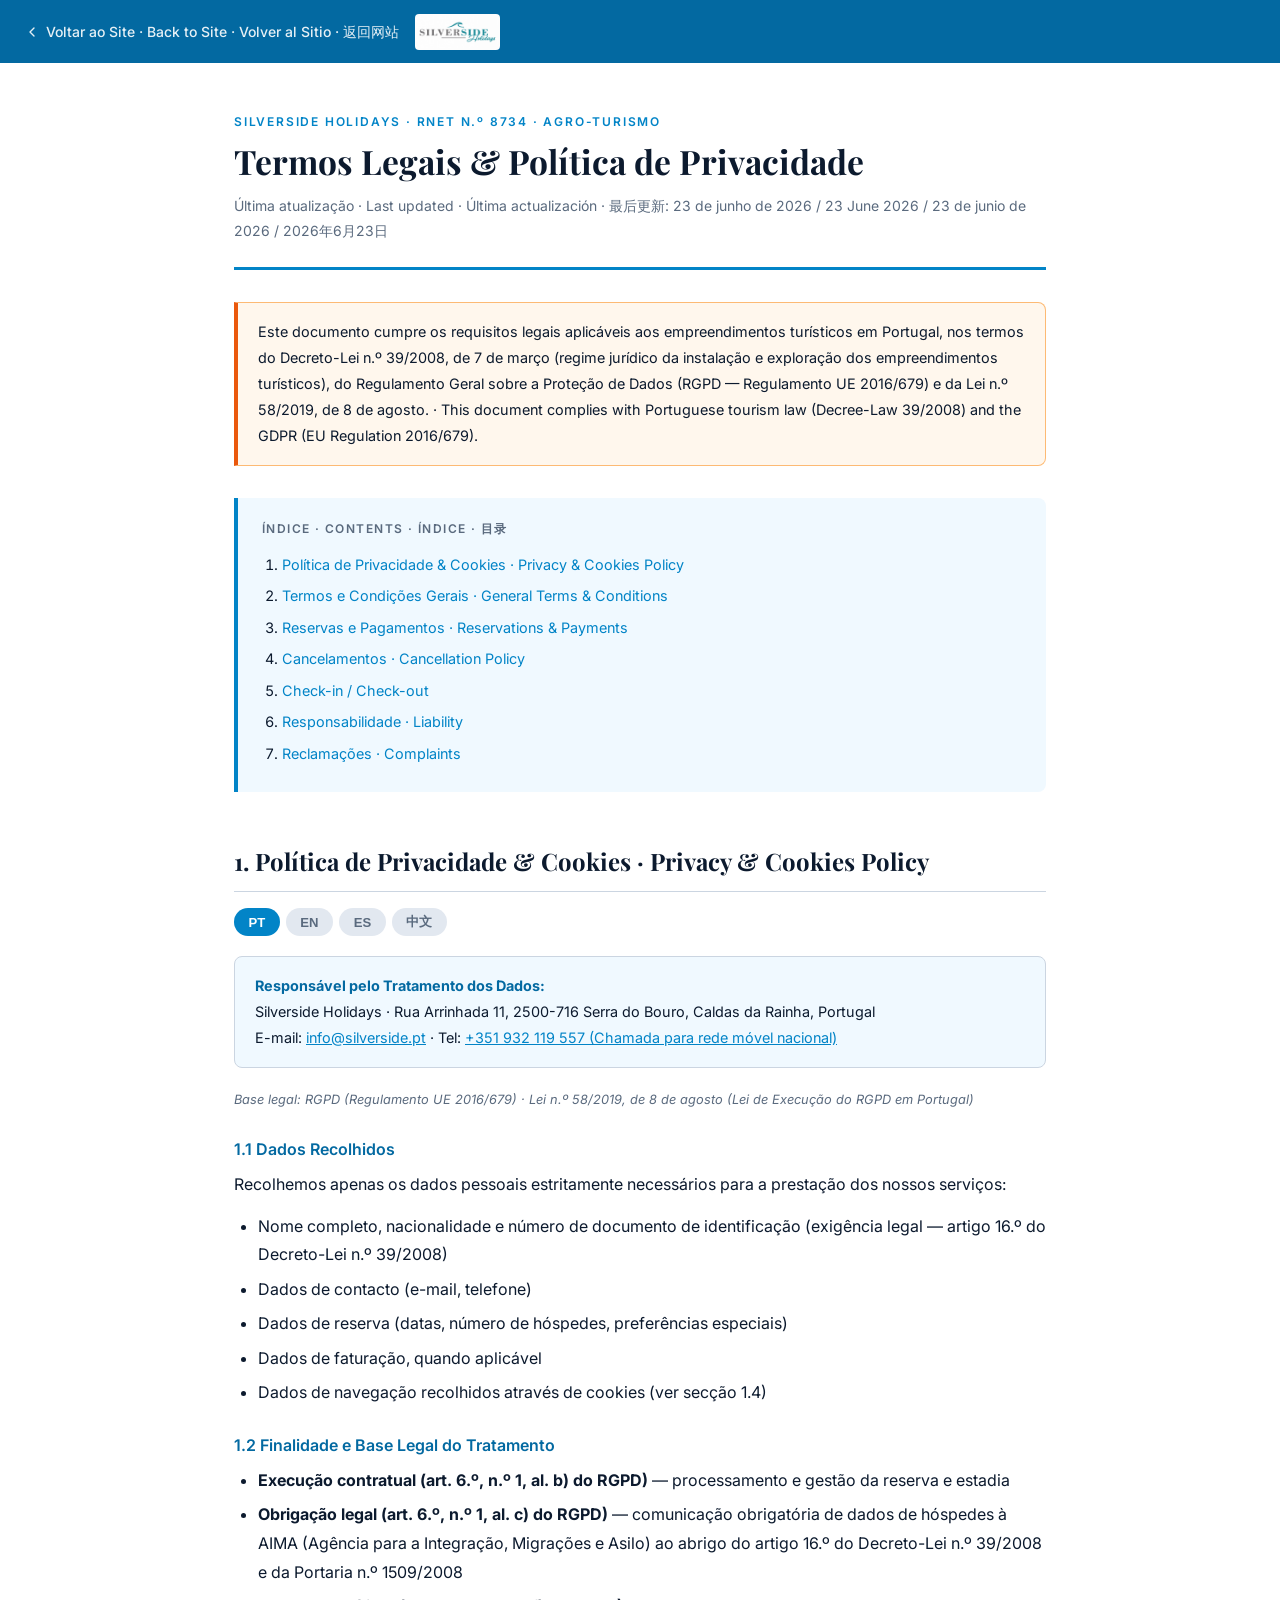
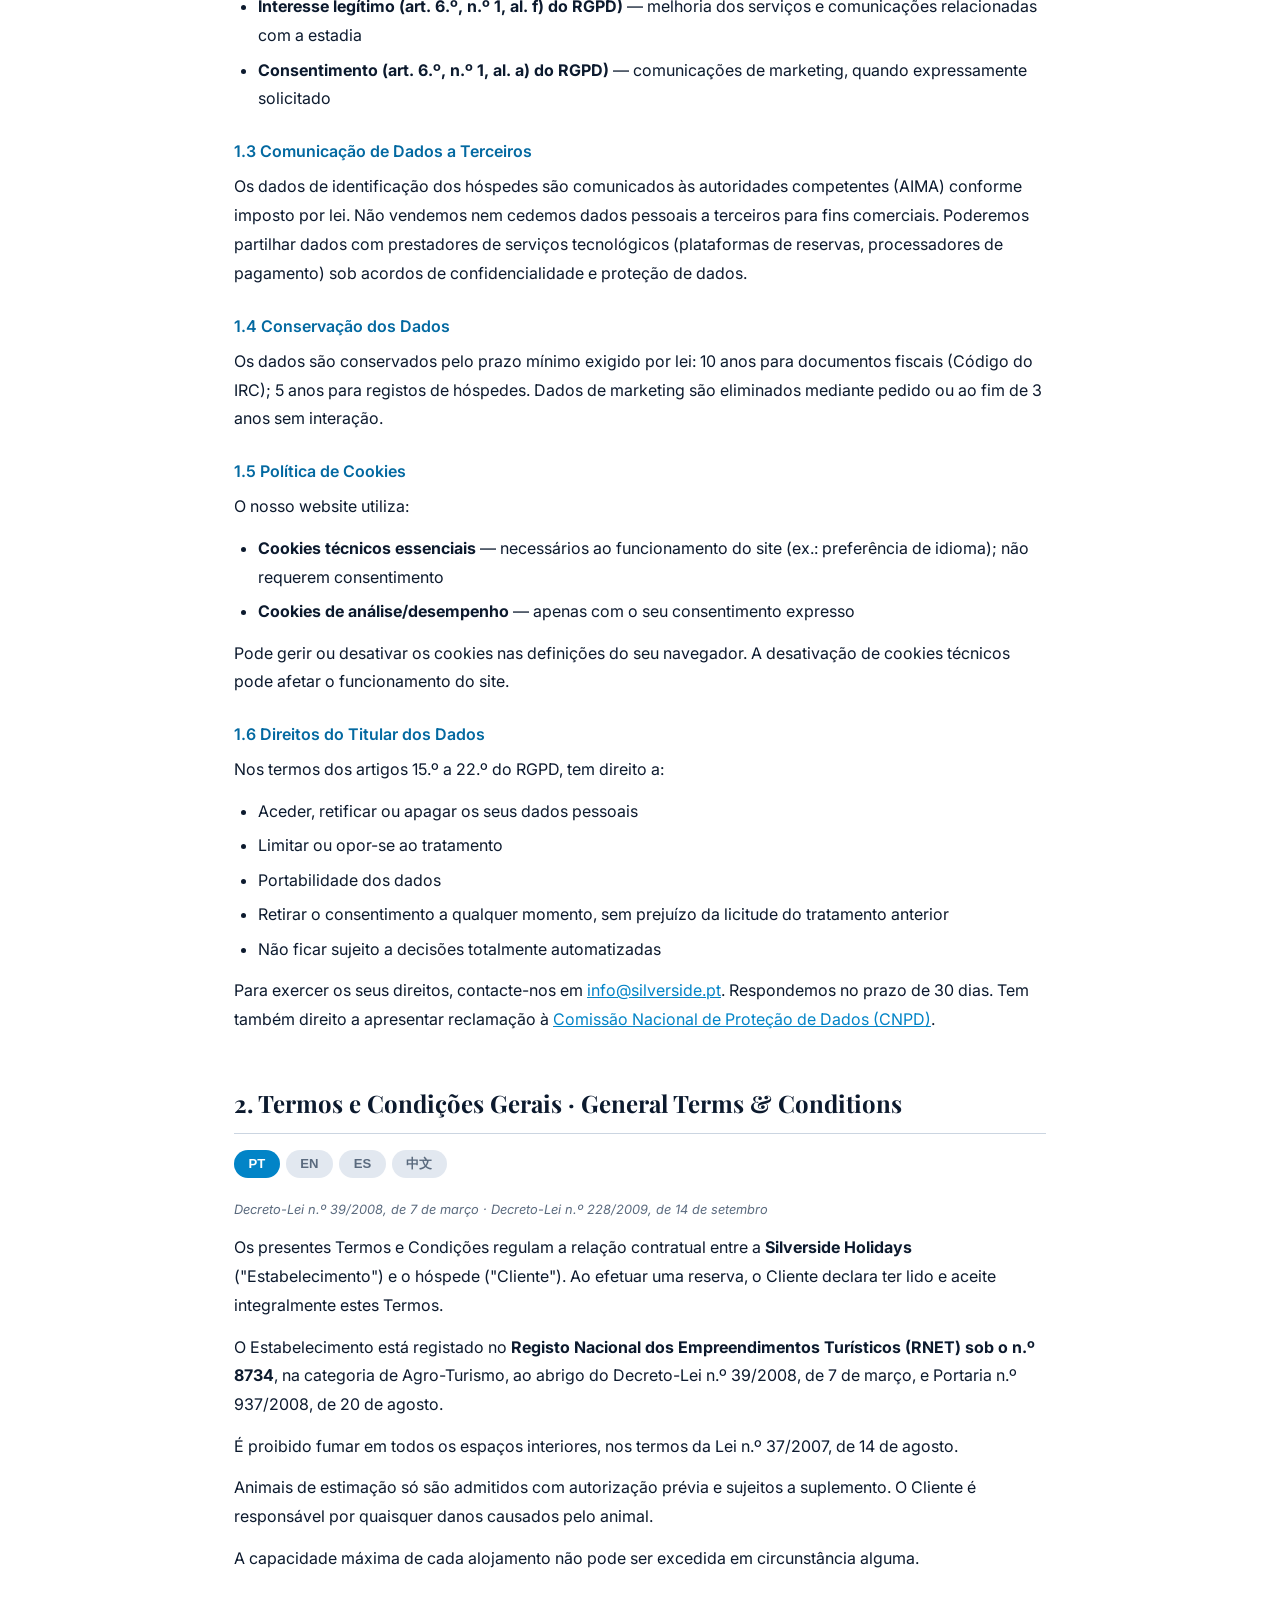
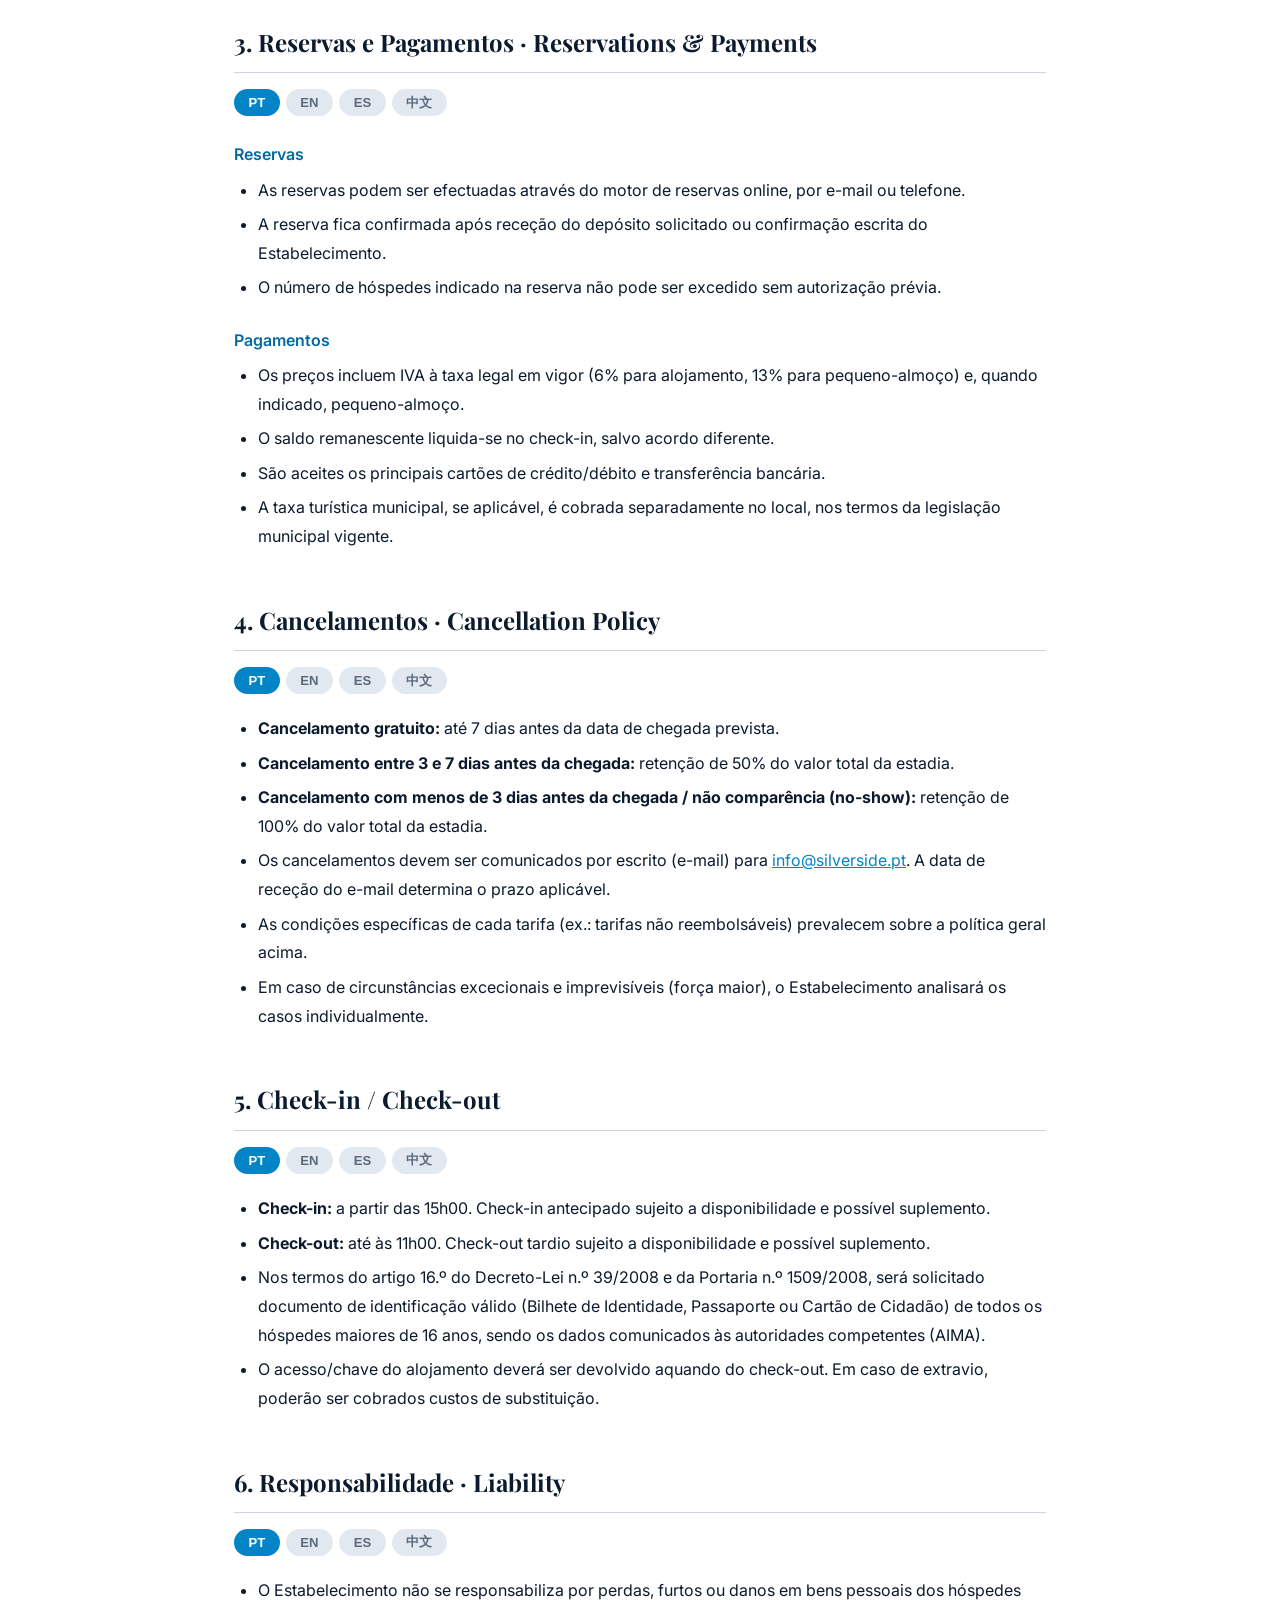
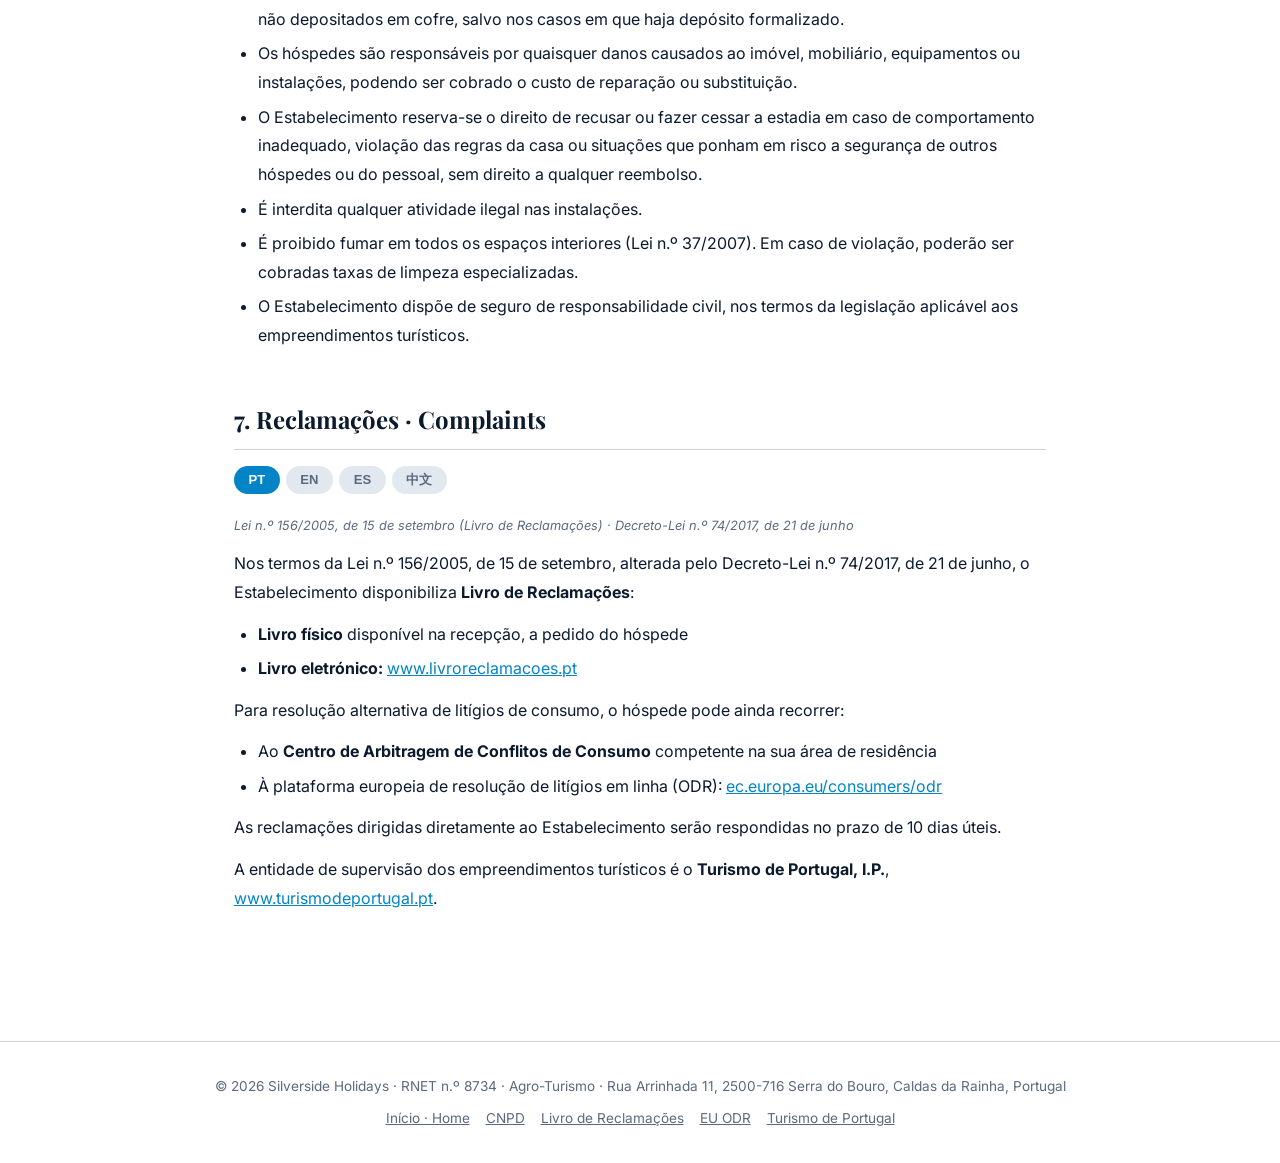
<file: termos_legais.html>
<!DOCTYPE html>
<html lang="pt">
<head>
  <meta charset="UTF-8" />
  <meta name="viewport" content="width=device-width, initial-scale=1.0" />
  <title>Termos Legais · Silverside Holidays</title>
  <link rel="icon" href="Logo.jpg" type="image/jpeg" />
  <link rel="preconnect" href="https://fonts.googleapis.com" />
  <link rel="preconnect" href="https://fonts.gstatic.com" crossorigin />
  <link href="https://fonts.googleapis.com/css2?family=Inter:wght@400;500;600&family=Playfair+Display:wght@600&display=swap" rel="stylesheet" />
  <style>
    :root {
      --primary:      #0284C7;
      --primary-dark: #0369A1;
      --accent:       #DC2626;
      --text:         #0C1A2E;
      --text-muted:   #5a6a7e;
      --bg-alt:       #F0F9FF;
      --border:       #CBD5E1;
    }
    *, *::before, *::after { box-sizing: border-box; margin: 0; padding: 0; }
    body {
      font-family: 'Inter', sans-serif;
      color: var(--text);
      background: #fff;
      line-height: 1.8;
      font-size: 1rem;
    }

    /* ── Top bar ── */
    .topbar {
      background: var(--primary-dark);
      padding: 0.85rem 1.5rem;
      display: flex;
      align-items: center;
      gap: 1rem;
    }
    .topbar a.back {
      color: #fff;
      text-decoration: none;
      font-size: 0.875rem;
      font-weight: 500;
      display: flex;
      align-items: center;
      gap: 0.4rem;
      opacity: 0.9;
    }
    .topbar a.back:hover { opacity: 1; text-decoration: underline; }
    .topbar img { height: 36px; border-radius: 4px; }

    /* ── Page wrapper ── */
    .page {
      max-width: 860px;
      margin: 0 auto;
      padding: 3rem 1.5rem 5rem;
    }

    /* ── Page header ── */
    .page-header {
      border-bottom: 3px solid var(--primary);
      padding-bottom: 1.5rem;
      margin-bottom: 2rem;
    }
    .page-header .eyebrow {
      font-size: 0.75rem;
      font-weight: 600;
      letter-spacing: 0.15em;
      text-transform: uppercase;
      color: var(--primary);
      margin-bottom: 0.5rem;
    }
    .page-header h1 {
      font-family: 'Playfair Display', serif;
      font-size: 2.1rem;
      line-height: 1.2;
    }
    .page-header .meta {
      margin-top: 0.75rem;
      font-size: 0.875rem;
      color: var(--text-muted);
    }

    /* ── Alert box ── */
    .alert {
      background: #FFF7ED;
      border: 1px solid #FDBA74;
      border-left: 4px solid #EA580C;
      border-radius: 0 8px 8px 0;
      padding: 1rem 1.25rem;
      font-size: 0.9rem;
      margin-bottom: 2rem;
    }

    /* ── TOC ── */
    .toc {
      background: var(--bg-alt);
      border-left: 4px solid var(--primary);
      border-radius: 0 8px 8px 0;
      padding: 1.25rem 1.5rem;
      margin-bottom: 3rem;
    }
    .toc h2 {
      font-size: 0.75rem;
      font-weight: 600;
      letter-spacing: 0.12em;
      text-transform: uppercase;
      color: var(--text-muted);
      margin-bottom: 0.75rem;
    }
    .toc ol { padding-left: 1.25rem; }
    .toc li { margin: 0.35rem 0; font-size: 0.9rem; }
    .toc a { color: var(--primary); text-decoration: none; }
    .toc a:hover { text-decoration: underline; }

    /* ── Sections ── */
    section { margin-bottom: 3rem; scroll-margin-top: 1.5rem; }
    section > h2 {
      font-family: 'Playfair Display', serif;
      font-size: 1.5rem;
      color: var(--text);
      margin-bottom: 1rem;
      padding-bottom: 0.5rem;
      border-bottom: 1px solid var(--border);
    }
    section h3 {
      font-size: 1rem;
      font-weight: 600;
      color: var(--primary-dark);
      margin: 1.5rem 0 0.4rem;
    }
    section p { margin-bottom: 0.8rem; }
    section ul, section ol { padding-left: 1.5rem; margin-bottom: 0.8rem; }
    section li { margin: 0.35rem 0; }
    .legal-ref {
      font-size: 0.8rem;
      color: var(--text-muted);
      font-style: italic;
    }

    /* ── Lang tabs ── */
    .lang-tabs {
      display: flex;
      gap: 0.4rem;
      margin-bottom: 1.25rem;
      flex-wrap: wrap;
    }
    .lang-tab {
      background: #e2e8f0;
      border: none;
      border-radius: 20px;
      padding: 0.3rem 0.9rem;
      font-size: 0.82rem;
      font-weight: 600;
      cursor: pointer;
      color: var(--text-muted);
      transition: background 0.2s, color 0.2s;
    }
    .lang-tab.active { background: var(--primary); color: #fff; }
    .lang-tab:hover:not(.active) { background: #cbd5e1; }

    .lang-block { display: none; }
    .lang-block.active { display: block; }

    /* ── Info box ── */
    .info-box {
      background: var(--bg-alt);
      border: 1px solid var(--border);
      border-radius: 8px;
      padding: 1rem 1.25rem;
      font-size: 0.9rem;
      margin-bottom: 1.25rem;
    }
    .info-box strong { color: var(--primary-dark); }

    /* ── Links ── */
    a { color: var(--primary); }
    a:hover { color: var(--primary-dark); }

    /* ── Footer ── */
    .legal-footer {
      border-top: 1px solid var(--border);
      padding: 2rem 1.5rem;
      text-align: center;
      font-size: 0.85rem;
      color: var(--text-muted);
    }
    .legal-footer a { color: var(--text-muted); text-decoration: underline; }
    .legal-footer .footer-links { margin-top: 0.5rem; display: flex; justify-content: center; gap: 1rem; flex-wrap: wrap; }

    @media (max-width: 600px) {
      .page-header h1 { font-size: 1.6rem; }
      section > h2 { font-size: 1.25rem; }
    }
  </style>
</head>
<body>

  <div class="topbar">
    <a href="index.html" class="back">
      <svg width="16" height="16" viewBox="0 0 24 24" fill="none" stroke="currentColor" stroke-width="2" stroke-linecap="round" stroke-linejoin="round"><polyline points="15 18 9 12 15 6"/></svg>
      Voltar ao Site · Back to Site · Volver al Sitio · 返回网站
    </a>
    <img src="Logo.jpg" alt="Silverside Holidays" />
  </div>

  <main class="page">

    <header class="page-header">
      <p class="eyebrow">Silverside Holidays · RNET n.º 8734 · Agro-Turismo</p>
      <h1>Termos Legais &amp; Política de Privacidade</h1>
      <p class="meta">
        Última atualização · Last updated · Última actualización · 最后更新: 23 de junho de 2026 / 23 June 2026 / 23 de junio de 2026 / 2026年6月23日
      </p>
    </header>

    <div class="alert">
      Este documento cumpre os requisitos legais aplicáveis aos empreendimentos turísticos em Portugal, nos termos do Decreto-Lei n.º 39/2008, de 7 de março (regime jurídico da instalação e exploração dos empreendimentos turísticos), do Regulamento Geral sobre a Proteção de Dados (RGPD — Regulamento UE 2016/679) e da Lei n.º 58/2019, de 8 de agosto. · This document complies with Portuguese tourism law (Decree-Law 39/2008) and the GDPR (EU Regulation 2016/679).
    </div>

    <nav class="toc" aria-label="Índice">
      <h2>Índice · Contents · Índice · 目录</h2>
      <ol>
        <li><a href="#privacidade">Política de Privacidade &amp; Cookies · Privacy &amp; Cookies Policy</a></li>
        <li><a href="#termos">Termos e Condições Gerais · General Terms &amp; Conditions</a></li>
        <li><a href="#reservas">Reservas e Pagamentos · Reservations &amp; Payments</a></li>
        <li><a href="#cancelamentos">Cancelamentos · Cancellation Policy</a></li>
        <li><a href="#checkin">Check-in / Check-out</a></li>
        <li><a href="#responsabilidade">Responsabilidade · Liability</a></li>
        <li><a href="#reclamacoes">Reclamações · Complaints</a></li>
      </ol>
    </nav>


    <!-- ══════════════════════════════════════════
         1. PRIVACY & COOKIES
    ══════════════════════════════════════════ -->
    <section id="privacidade">
      <h2>1. Política de Privacidade &amp; Cookies · Privacy &amp; Cookies Policy</h2>

      <div class="lang-tabs" data-section="priv">
        <button class="lang-tab active" data-lang="pt">PT</button>
        <button class="lang-tab" data-lang="en">EN</button>
        <button class="lang-tab" data-lang="es">ES</button>
        <button class="lang-tab" data-lang="zh">中文</button>
      </div>

      <!-- PT -->
      <div class="lang-block active" id="priv-pt">
        <div class="info-box">
          <strong>Responsável pelo Tratamento dos Dados:</strong><br>
          Silverside Holidays · Rua Arrinhada 11, 2500-716 Serra do Bouro, Caldas da Rainha, Portugal<br>
          E-mail: <a href="mailto:info@silverside.pt">info@silverside.pt</a> · Tel: <a href="tel:+351932119557">+351 932 119 557 (Chamada para rede móvel nacional)</a>
        </div>
        <p class="legal-ref">Base legal: RGPD (Regulamento UE 2016/679) · Lei n.º 58/2019, de 8 de agosto (Lei de Execução do RGPD em Portugal)</p>

        <h3>1.1 Dados Recolhidos</h3>
        <p>Recolhemos apenas os dados pessoais estritamente necessários para a prestação dos nossos serviços:</p>
        <ul>
          <li>Nome completo, nacionalidade e número de documento de identificação (exigência legal — artigo 16.º do Decreto-Lei n.º 39/2008)</li>
          <li>Dados de contacto (e-mail, telefone)</li>
          <li>Dados de reserva (datas, número de hóspedes, preferências especiais)</li>
          <li>Dados de faturação, quando aplicável</li>
          <li>Dados de navegação recolhidos através de cookies (ver secção 1.4)</li>
        </ul>

        <h3>1.2 Finalidade e Base Legal do Tratamento</h3>
        <ul>
          <li><strong>Execução contratual (art. 6.º, n.º 1, al. b) do RGPD)</strong> — processamento e gestão da reserva e estadia</li>
          <li><strong>Obrigação legal (art. 6.º, n.º 1, al. c) do RGPD)</strong> — comunicação obrigatória de dados de hóspedes à AIMA (Agência para a Integração, Migrações e Asilo) ao abrigo do artigo 16.º do Decreto-Lei n.º 39/2008 e da Portaria n.º 1509/2008</li>
          <li><strong>Interesse legítimo (art. 6.º, n.º 1, al. f) do RGPD)</strong> — melhoria dos serviços e comunicações relacionadas com a estadia</li>
          <li><strong>Consentimento (art. 6.º, n.º 1, al. a) do RGPD)</strong> — comunicações de marketing, quando expressamente solicitado</li>
        </ul>

        <h3>1.3 Comunicação de Dados a Terceiros</h3>
        <p>Os dados de identificação dos hóspedes são comunicados às autoridades competentes (AIMA) conforme imposto por lei. Não vendemos nem cedemos dados pessoais a terceiros para fins comerciais. Poderemos partilhar dados com prestadores de serviços tecnológicos (plataformas de reservas, processadores de pagamento) sob acordos de confidencialidade e proteção de dados.</p>

        <h3>1.4 Conservação dos Dados</h3>
        <p>Os dados são conservados pelo prazo mínimo exigido por lei: 10 anos para documentos fiscais (Código do IRC); 5 anos para registos de hóspedes. Dados de marketing são eliminados mediante pedido ou ao fim de 3 anos sem interação.</p>

        <h3>1.5 Política de Cookies</h3>
        <p>O nosso website utiliza:</p>
        <ul>
          <li><strong>Cookies técnicos essenciais</strong> — necessários ao funcionamento do site (ex.: preferência de idioma); não requerem consentimento</li>
          <li><strong>Cookies de análise/desempenho</strong> — apenas com o seu consentimento expresso</li>
        </ul>
        <p>Pode gerir ou desativar os cookies nas definições do seu navegador. A desativação de cookies técnicos pode afetar o funcionamento do site.</p>

        <h3>1.6 Direitos do Titular dos Dados</h3>
        <p>Nos termos dos artigos 15.º a 22.º do RGPD, tem direito a:</p>
        <ul>
          <li>Aceder, retificar ou apagar os seus dados pessoais</li>
          <li>Limitar ou opor-se ao tratamento</li>
          <li>Portabilidade dos dados</li>
          <li>Retirar o consentimento a qualquer momento, sem prejuízo da licitude do tratamento anterior</li>
          <li>Não ficar sujeito a decisões totalmente automatizadas</li>
        </ul>
        <p>Para exercer os seus direitos, contacte-nos em <a href="mailto:info@silverside.pt">info@silverside.pt</a>. Respondemos no prazo de 30 dias. Tem também direito a apresentar reclamação à <a href="https://www.cnpd.pt" target="_blank" rel="noopener">Comissão Nacional de Proteção de Dados (CNPD)</a>.</p>
      </div>

      <!-- EN -->
      <div class="lang-block" id="priv-en">
        <div class="info-box">
          <strong>Data Controller:</strong><br>
          Silverside Holidays · Rua Arrinhada 11, 2500-716 Serra do Bouro, Caldas da Rainha, Portugal<br>
          Email: <a href="mailto:info@silverside.pt">info@silverside.pt</a> · Tel: <a href="tel:+351932119557">+351 932 119 557 (Call to national mobile network)</a>
        </div>
        <p class="legal-ref">Legal basis: GDPR (EU Regulation 2016/679) · Portuguese Law 58/2019 of 8 August</p>

        <h3>1.1 Data Collected</h3>
        <p>We only collect personal data strictly necessary for the provision of our services:</p>
        <ul>
          <li>Full name, nationality and identity document number (legal requirement — Article 16 of Decree-Law 39/2008)</li>
          <li>Contact details (email, phone)</li>
          <li>Reservation data (dates, number of guests, special preferences)</li>
          <li>Billing information, where applicable</li>
          <li>Browsing data collected via cookies (see section 1.4)</li>
        </ul>

        <h3>1.2 Purpose and Legal Basis for Processing</h3>
        <ul>
          <li><strong>Contractual performance (Art. 6(1)(b) GDPR)</strong> — processing and managing your reservation and stay</li>
          <li><strong>Legal obligation (Art. 6(1)(c) GDPR)</strong> — mandatory reporting of guest data to AIMA (Portuguese Immigration and Integration Agency) under Article 16 of Decree-Law 39/2008</li>
          <li><strong>Legitimate interest (Art. 6(1)(f) GDPR)</strong> — service improvement and stay-related communications</li>
          <li><strong>Consent (Art. 6(1)(a) GDPR)</strong> — marketing communications, when expressly requested</li>
        </ul>

        <h3>1.3 Sharing of Data with Third Parties</h3>
        <p>Guest identification data is reported to the competent authorities (AIMA) as required by law. We do not sell or share personal data with third parties for commercial purposes. We may share data with technology service providers (booking platforms, payment processors) under confidentiality and data protection agreements.</p>

        <h3>1.4 Data Retention</h3>
        <p>Data is retained for the minimum period required by law: 10 years for tax documents; 5 years for guest records. Marketing data is deleted upon request or after 3 years of inactivity.</p>

        <h3>1.5 Cookie Policy</h3>
        <p>Our website uses:</p>
        <ul>
          <li><strong>Essential technical cookies</strong> — necessary for site operation (e.g. language preference); no consent required</li>
          <li><strong>Analytics/performance cookies</strong> — only with your express consent</li>
        </ul>
        <p>You may manage or disable cookies in your browser settings. Disabling technical cookies may affect site functionality.</p>

        <h3>1.6 Data Subject Rights</h3>
        <p>Under Articles 15–22 of the GDPR, you have the right to:</p>
        <ul>
          <li>Access, rectify, or erase your personal data</li>
          <li>Restrict or object to processing</li>
          <li>Data portability</li>
          <li>Withdraw consent at any time, without affecting the lawfulness of prior processing</li>
          <li>Not be subject to solely automated decisions</li>
        </ul>
        <p>To exercise your rights, contact us at <a href="mailto:info@silverside.pt">info@silverside.pt</a>. We respond within 30 days. You may also lodge a complaint with the <a href="https://www.cnpd.pt" target="_blank" rel="noopener">Comissão Nacional de Proteção de Dados (CNPD)</a>.</p>
      </div>

      <!-- ES -->
      <div class="lang-block" id="priv-es">
        <div class="info-box">
          <strong>Responsable del Tratamiento de Datos:</strong><br>
          Silverside Holidays · Rua Arrinhada 11, 2500-716 Serra do Bouro, Caldas da Rainha, Portugal<br>
          Correo: <a href="mailto:info@silverside.pt">info@silverside.pt</a> · Tel: <a href="tel:+351932119557">+351 932 119 557 (Llamada a red móvil nacional)</a>
        </div>
        <p class="legal-ref">Base legal: RGPD (Reglamento UE 2016/679) · Ley portuguesa n.º 58/2019, de 8 de agosto</p>

        <h3>1.1 Datos Recopilados</h3>
        <p>Solo recopilamos los datos personales estrictamente necesarios para la prestación de nuestros servicios:</p>
        <ul>
          <li>Nombre completo, nacionalidad y número de documento de identidad (exigencia legal — artículo 16 del Decreto-Ley 39/2008)</li>
          <li>Datos de contacto (correo electrónico, teléfono)</li>
          <li>Datos de reserva (fechas, número de huéspedes, preferencias especiales)</li>
          <li>Información de facturación, cuando corresponda</li>
          <li>Datos de navegación recopilados mediante cookies (véase sección 1.4)</li>
        </ul>

        <h3>1.2 Finalidad y Base Legal del Tratamiento</h3>
        <ul>
          <li><strong>Ejecución contractual (art. 6(1)(b) RGPD)</strong> — gestión de su reserva y estancia</li>
          <li><strong>Obligación legal (art. 6(1)(c) RGPD)</strong> — comunicación obligatoria de datos de huéspedes a la AIMA conforme al Decreto-Ley 39/2008</li>
          <li><strong>Interés legítimo (art. 6(1)(f) RGPD)</strong> — mejora de servicios y comunicaciones relacionadas con la estancia</li>
          <li><strong>Consentimiento (art. 6(1)(a) RGPD)</strong> — comunicaciones de marketing, cuando se solicite expresamente</li>
        </ul>

        <h3>1.3 Comunicación de Datos a Terceros</h3>
        <p>Los datos de identificación de los huéspedes se comunican a las autoridades competentes (AIMA) conforme a la ley. No vendemos ni cedemos datos personales a terceros con fines comerciales.</p>

        <h3>1.4 Conservación de Datos</h3>
        <p>Los datos se conservan durante el plazo mínimo exigido por la ley: 10 años para documentos fiscales; 5 años para registros de huéspedes. Los datos de marketing se eliminan previa solicitud o transcurridos 3 años sin interacción.</p>

        <h3>1.5 Política de Cookies</h3>
        <p>Nuestro sitio web utiliza:</p>
        <ul>
          <li><strong>Cookies técnicas esenciales</strong> — necesarias para el funcionamiento del sitio (p. ej., preferencia de idioma); no requieren consentimiento</li>
          <li><strong>Cookies analíticas/de rendimiento</strong> — solo con su consentimiento expreso</li>
        </ul>

        <h3>1.6 Derechos del Titular de los Datos</h3>
        <p>En virtud de los artículos 15 a 22 del RGPD, usted tiene derecho a acceder, rectificar o suprimir sus datos, a limitar u oponerse al tratamiento, a la portabilidad de los datos y a retirar el consentimiento en cualquier momento. Para ejercer sus derechos, contáctenos en <a href="mailto:info@silverside.pt">info@silverside.pt</a>. También puede reclamar ante la <a href="https://www.cnpd.pt" target="_blank" rel="noopener">CNPD</a>.</p>
      </div>

      <!-- ZH -->
      <div class="lang-block" id="priv-zh">
        <div class="info-box">
          <strong>数据控制方：</strong><br>
          银边旅馆（Silverside Holidays）· Rua Arrinhada 11, 2500-716 Serra do Bouro, Caldas da Rainha, 葡萄牙<br>
          电子邮件：<a href="mailto:info@silverside.pt">info@silverside.pt</a> · 电话：<a href="tel:+351932119557">+351 932 119 557 (拨打本地移动网络)</a>
        </div>
        <p class="legal-ref">法律依据：欧盟《通用数据保护条例》（GDPR，EU 2016/679）· 葡萄牙第58/2019号法律</p>

        <h3>1.1 收集的数据</h3>
        <p>我们仅收集提供服务所必需的个人数据：</p>
        <ul>
          <li>全名、国籍及身份证件号码（法律要求——第39/2008号法令第16条）</li>
          <li>联系方式（电子邮件、电话）</li>
          <li>预订数据（日期、入住人数、特殊需求）</li>
          <li>计费信息（如适用）</li>
          <li>通过Cookie收集的浏览数据（见第1.4条）</li>
        </ul>

        <h3>1.2 处理目的与法律依据</h3>
        <ul>
          <li><strong>履行合同（GDPR第6(1)(b)条）</strong>——处理和管理您的预订及住宿</li>
          <li><strong>法律义务（GDPR第6(1)(c)条）</strong>——依据第39/2008号法令第16条，将客人信息强制报告给葡萄牙移民局（AIMA）</li>
          <li><strong>合法利益（GDPR第6(1)(f)条）</strong>——改善服务及入住相关沟通</li>
          <li><strong>同意（GDPR第6(1)(a)条）</strong>——经您明确要求时发送营销通讯</li>
        </ul>

        <h3>1.3 向第三方共享数据</h3>
        <p>客人身份数据将依法向主管当局（AIMA）报告。我们不出售或向第三方提供个人数据用于商业目的。</p>

        <h3>1.4 数据保存期限</h3>
        <p>数据保存期限不超过法律规定的最低期限：税务文件保存10年；住客记录保存5年。营销数据在收到申请或3年无互动后删除。</p>

        <h3>1.5 Cookie政策</h3>
        <p>本网站使用以下Cookie：</p>
        <ul>
          <li><strong>基本技术Cookie</strong>——网站运行所必需（如语言偏好），无需同意</li>
          <li><strong>分析/性能Cookie</strong>——仅在您明确同意后使用</li>
        </ul>

        <h3>1.6 数据主体权利</h3>
        <p>根据GDPR第15至22条，您有权访问、更正或删除您的个人数据、限制或反对处理、数据可携性，以及随时撤回同意。请发送电子邮件至 <a href="mailto:info@silverside.pt">info@silverside.pt</a> 行使您的权利。您也可以向 <a href="https://www.cnpd.pt" target="_blank" rel="noopener">葡萄牙国家数据保护委员会（CNPD）</a> 提出投诉。</p>
      </div>
    </section>


    <!-- ══════════════════════════════════════════
         2. GENERAL T&C
    ══════════════════════════════════════════ -->
    <section id="termos">
      <h2>2. Termos e Condições Gerais · General Terms &amp; Conditions</h2>

      <div class="lang-tabs" data-section="tc">
        <button class="lang-tab active" data-lang="pt">PT</button>
        <button class="lang-tab" data-lang="en">EN</button>
        <button class="lang-tab" data-lang="es">ES</button>
        <button class="lang-tab" data-lang="zh">中文</button>
      </div>

      <div class="lang-block active" id="tc-pt">
        <p class="legal-ref">Decreto-Lei n.º 39/2008, de 7 de março · Decreto-Lei n.º 228/2009, de 14 de setembro</p>
        <p>Os presentes Termos e Condições regulam a relação contratual entre a <strong>Silverside Holidays</strong> ("Estabelecimento") e o hóspede ("Cliente"). Ao efetuar uma reserva, o Cliente declara ter lido e aceite integralmente estes Termos.</p>
        <p>O Estabelecimento está registado no <strong>Registo Nacional dos Empreendimentos Turísticos (RNET) sob o n.º 8734</strong>, na categoria de Agro-Turismo, ao abrigo do Decreto-Lei n.º 39/2008, de 7 de março, e Portaria n.º 937/2008, de 20 de agosto.</p>
        <p>É proibido fumar em todos os espaços interiores, nos termos da Lei n.º 37/2007, de 14 de agosto.</p>
        <p>Animais de estimação só são admitidos com autorização prévia e sujeitos a suplemento. O Cliente é responsável por quaisquer danos causados pelo animal.</p>
        <p>A capacidade máxima de cada alojamento não pode ser excedida em circunstância alguma.</p>
      </div>

      <div class="lang-block" id="tc-en">
        <p class="legal-ref">Decree-Law 39/2008 of 7 March · Decree-Law 228/2009 of 14 September</p>
        <p>These Terms and Conditions govern the contractual relationship between <strong>Silverside Holidays</strong> ("Establishment") and the guest ("Client"). By making a reservation, the Client confirms having read and fully accepted these Terms.</p>
        <p>The Establishment is registered in the <strong>National Tourism Register (RNET) under n.º 8734</strong>, in the Agro-Tourism category, under Decree-Law 39/2008 of 7 March and Ordinance 937/2008 of 20 August.</p>
        <p>Smoking is prohibited in all interior areas, under Law 37/2007 of 14 August.</p>
        <p>Pets are admitted only with prior authorisation and subject to a surcharge. The Client is responsible for any damage caused by the animal.</p>
        <p>The maximum occupancy of each accommodation unit may not be exceeded under any circumstances.</p>
      </div>

      <div class="lang-block" id="tc-es">
        <p class="legal-ref">Decreto-Ley n.º 39/2008, de 7 de marzo · Decreto-Ley n.º 228/2009, de 14 de septiembre</p>
        <p>Los presentes Términos y Condiciones regulan la relación contractual entre <strong>Silverside Holidays</strong> ("Establecimiento") y el huésped ("Cliente"). Al realizar una reserva, el Cliente declara haber leído y aceptado íntegramente estos Términos.</p>
        <p>El Establecimiento está registrado en el <strong>Registro Nacional de Empresas Turísticas (RNET) con el n.º 8734</strong>, en la categoría de Agro-Turismo, conforme al Decreto-Ley 39/2008.</p>
        <p>Está prohibido fumar en todos los espacios interiores conforme a la Ley n.º 37/2007.</p>
        <p>Las mascotas solo se admiten con autorización previa y sujetas a suplemento. El Cliente es responsable de los daños que cause el animal.</p>
        <p>La capacidad máxima de cada alojamiento no puede superarse en ningún caso.</p>
      </div>

      <div class="lang-block" id="tc-zh">
        <p class="legal-ref">第39/2008号法令（2008年3月7日）· 第228/2009号法令（2009年9月14日）</p>
        <p>本条款规范<strong>银边旅馆（Silverside Holidays）</strong>（"住宿设施"）与宾客（"客户"）之间的合同关系。完成预订即视为客户已阅读并完全接受本条款。</p>
        <p>本住宿设施依据第39/2008号法令在<strong>葡萄牙全国旅游企业注册系统（RNET）注册编号8734</strong>，类别为乡村旅游（Agro-Turismo）。</p>
        <p>根据第37/2007号法律，所有室内区域严禁吸烟。</p>
        <p>携带宠物须事先获得许可并支付附加费。客户对宠物造成的任何损失承担责任。</p>
        <p>任何情况下均不得超过每个住宿单元的最大入住人数。</p>
      </div>
    </section>


    <!-- ══════════════════════════════════════════
         3. RESERVATIONS & PAYMENTS
    ══════════════════════════════════════════ -->
    <section id="reservas">
      <h2>3. Reservas e Pagamentos · Reservations &amp; Payments</h2>

      <div class="lang-tabs" data-section="res">
        <button class="lang-tab active" data-lang="pt">PT</button>
        <button class="lang-tab" data-lang="en">EN</button>
        <button class="lang-tab" data-lang="es">ES</button>
        <button class="lang-tab" data-lang="zh">中文</button>
      </div>

      <div class="lang-block active" id="res-pt">
        <h3>Reservas</h3>
        <ul>
          <li>As reservas podem ser efectuadas através do motor de reservas online, por e-mail ou telefone.</li>
          <li>A reserva fica confirmada após receção do depósito solicitado ou confirmação escrita do Estabelecimento.</li>
          <li>O número de hóspedes indicado na reserva não pode ser excedido sem autorização prévia.</li>
        </ul>
        <h3>Pagamentos</h3>
        <ul>
          <li>Os preços incluem IVA à taxa legal em vigor (6% para alojamento, 13% para pequeno-almoço) e, quando indicado, pequeno-almoço.</li>
          <li>O saldo remanescente liquida-se no check-in, salvo acordo diferente.</li>
          <li>São aceites os principais cartões de crédito/débito e transferência bancária.</li>
          <li>A taxa turística municipal, se aplicável, é cobrada separadamente no local, nos termos da legislação municipal vigente.</li>
        </ul>
      </div>

      <div class="lang-block" id="res-en">
        <h3>Reservations</h3>
        <ul>
          <li>Reservations may be made via the online booking engine, by email, or by telephone.</li>
          <li>A reservation is confirmed upon receipt of the requested deposit or written confirmation from the Establishment.</li>
          <li>The number of guests stated at booking may not be exceeded without prior authorisation.</li>
        </ul>
        <h3>Payments</h3>
        <ul>
          <li>Prices include VAT at the applicable legal rate (6% for accommodation, 13% for breakfast) and, where indicated, breakfast.</li>
          <li>The remaining balance is due at check-in, unless otherwise agreed.</li>
          <li>Major credit/debit cards and bank transfer are accepted.</li>
          <li>A municipal tourist tax, where applicable, is charged separately on-site under current municipal legislation.</li>
        </ul>
      </div>

      <div class="lang-block" id="res-es">
        <h3>Reservas</h3>
        <ul>
          <li>Las reservas pueden realizarse a través del motor de reservas online, por correo electrónico o por teléfono.</li>
          <li>La reserva se confirma tras la recepción del depósito solicitado o la confirmación escrita del Establecimiento.</li>
          <li>El número de huéspedes indicado en la reserva no puede superarse sin autorización previa.</li>
        </ul>
        <h3>Pagos</h3>
        <ul>
          <li>Los precios incluyen IVA al tipo legal vigente (6% para alojamiento, 13% para desayuno) y, cuando se indique, desayuno.</li>
          <li>El saldo restante se abona en el check-in, salvo acuerdo en contrario.</li>
          <li>Se aceptan las principales tarjetas de crédito/débito y transferencia bancaria.</li>
          <li>La tasa turística municipal, si procede, se cobra por separado en el establecimiento.</li>
        </ul>
      </div>

      <div class="lang-block" id="res-zh">
        <h3>预订</h3>
        <ul>
          <li>可通过在线预订系统、电子邮件或电话进行预订。</li>
          <li>收到所需押金或住宿设施的书面确认后，预订即告确认。</li>
          <li>未经事先授权，不得超过预订时注明的入住人数。</li>
        </ul>
        <h3>付款</h3>
        <ul>
          <li>价格含法定增值税（住宿6%，早餐13%），并在注明时包含早餐。</li>
          <li>余款于入住时支付，另有协议者除外。</li>
          <li>接受主要信用卡/借记卡及银行转账。</li>
          <li>如适用，市政旅游税将在入住时另行收取。</li>
        </ul>
      </div>
    </section>


    <!-- ══════════════════════════════════════════
         4. CANCELLATIONS
    ══════════════════════════════════════════ -->
    <section id="cancelamentos">
      <h2>4. Cancelamentos · Cancellation Policy</h2>

      <div class="lang-tabs" data-section="can">
        <button class="lang-tab active" data-lang="pt">PT</button>
        <button class="lang-tab" data-lang="en">EN</button>
        <button class="lang-tab" data-lang="es">ES</button>
        <button class="lang-tab" data-lang="zh">中文</button>
      </div>

      <div class="lang-block active" id="can-pt">
        <ul>
          <li><strong>Cancelamento gratuito:</strong> até 7 dias antes da data de chegada prevista.</li>
          <li><strong>Cancelamento entre 3 e 7 dias antes da chegada:</strong> retenção de 50% do valor total da estadia.</li>
          <li><strong>Cancelamento com menos de 3 dias antes da chegada / não comparência (no-show):</strong> retenção de 100% do valor total da estadia.</li>
          <li>Os cancelamentos devem ser comunicados por escrito (e-mail) para <a href="mailto:info@silverside.pt">info@silverside.pt</a>. A data de receção do e-mail determina o prazo aplicável.</li>
          <li>As condições específicas de cada tarifa (ex.: tarifas não reembolsáveis) prevalecem sobre a política geral acima.</li>
          <li>Em caso de circunstâncias excecionais e imprevisíveis (força maior), o Estabelecimento analisará os casos individualmente.</li>
        </ul>
      </div>

      <div class="lang-block" id="can-en">
        <ul>
          <li><strong>Free cancellation:</strong> up to 7 days before the scheduled arrival date.</li>
          <li><strong>Cancellation between 3 and 7 days before arrival:</strong> 50% of the total stay value is retained.</li>
          <li><strong>Cancellation within 3 days of arrival / no-show:</strong> 100% of the total stay value is retained.</li>
          <li>Cancellations must be communicated in writing (email) to <a href="mailto:info@silverside.pt">info@silverside.pt</a>. The date the email is received determines the applicable period.</li>
          <li>Specific rate conditions (e.g. non-refundable rates) take precedence over the general policy above.</li>
          <li>In exceptional and unforeseeable circumstances (force majeure), the Establishment will assess each case individually.</li>
        </ul>
      </div>

      <div class="lang-block" id="can-es">
        <ul>
          <li><strong>Cancelación gratuita:</strong> hasta 7 días antes de la fecha de llegada prevista.</li>
          <li><strong>Cancelación entre 3 y 7 días antes de la llegada:</strong> retención del 50% del importe total de la estancia.</li>
          <li><strong>Cancelación con menos de 3 días / no presentación (no-show):</strong> retención del 100% del importe total de la estancia.</li>
          <li>Las cancelaciones deben comunicarse por escrito (correo electrónico) a <a href="mailto:info@silverside.pt">info@silverside.pt</a>. La fecha de recepción del correo determina el plazo aplicable.</li>
          <li>Las condiciones específicas de cada tarifa (p. ej., tarifas no reembolsables) prevalecen sobre la política general.</li>
        </ul>
      </div>

      <div class="lang-block" id="can-zh">
        <ul>
          <li><strong>免费取消：</strong>预计抵达日期7天前可免费取消。</li>
          <li><strong>抵达前3至7天取消：</strong>扣留住宿总金额的50%。</li>
          <li><strong>抵达前3天内取消 / 未到店（No-Show）：</strong>扣留住宿总金额的100%。</li>
          <li>取消须以书面形式（电子邮件）发送至 <a href="mailto:info@silverside.pt">info@silverside.pt</a>。以收到电子邮件的日期为准。</li>
          <li>特定房价条款（如不可退款房价）优先于上述通用政策。</li>
          <li>在不可预见的特殊情况（不可抗力）下，住宿设施将逐案评估处理。</li>
        </ul>
      </div>
    </section>


    <!-- ══════════════════════════════════════════
         5. CHECK-IN / CHECK-OUT
    ══════════════════════════════════════════ -->
    <section id="checkin">
      <h2>5. Check-in / Check-out</h2>

      <div class="lang-tabs" data-section="ci">
        <button class="lang-tab active" data-lang="pt">PT</button>
        <button class="lang-tab" data-lang="en">EN</button>
        <button class="lang-tab" data-lang="es">ES</button>
        <button class="lang-tab" data-lang="zh">中文</button>
      </div>

      <div class="lang-block active" id="ci-pt">
        <ul>
          <li><strong>Check-in:</strong> a partir das 15h00. Check-in antecipado sujeito a disponibilidade e possível suplemento.</li>
          <li><strong>Check-out:</strong> até às 11h00. Check-out tardio sujeito a disponibilidade e possível suplemento.</li>
          <li>Nos termos do artigo 16.º do Decreto-Lei n.º 39/2008 e da Portaria n.º 1509/2008, será solicitado documento de identificação válido (Bilhete de Identidade, Passaporte ou Cartão de Cidadão) de todos os hóspedes maiores de 16 anos, sendo os dados comunicados às autoridades competentes (AIMA).</li>
          <li>O acesso/chave do alojamento deverá ser devolvido aquando do check-out. Em caso de extravio, poderão ser cobrados custos de substituição.</li>
        </ul>
      </div>

      <div class="lang-block" id="ci-en">
        <ul>
          <li><strong>Check-in:</strong> from 15:00. Early check-in subject to availability and possible surcharge.</li>
          <li><strong>Check-out:</strong> by 11:00. Late check-out subject to availability and possible surcharge.</li>
          <li>Under Article 16 of Decree-Law 39/2008 and Ordinance 1509/2008, a valid identity document (ID card, Passport or Citizen Card) is required for all guests aged 16 and over. Data is reported to the competent authorities (AIMA).</li>
          <li>Room key/access must be returned at check-out. Replacement costs may be charged in the event of loss.</li>
        </ul>
      </div>

      <div class="lang-block" id="ci-es">
        <ul>
          <li><strong>Check-in:</strong> a partir de las 15:00. El check-in anticipado está sujeto a disponibilidad y posible suplemento.</li>
          <li><strong>Check-out:</strong> hasta las 11:00. El check-out tardío está sujeto a disponibilidad y posible suplemento.</li>
          <li>Conforme al artículo 16 del Decreto-Ley 39/2008, se solicitará documento de identidad válido a todos los huéspedes mayores de 16 años. Los datos serán comunicados a las autoridades competentes (AIMA).</li>
          <li>La llave/acceso del alojamiento deberá devolverse en el check-out. En caso de pérdida, podrán cobrarse gastos de sustitución.</li>
        </ul>
      </div>

      <div class="lang-block" id="ci-zh">
        <ul>
          <li><strong>入住：</strong>从15:00开始。提前入住视客房空置情况而定，可能收取额外费用。</li>
          <li><strong>退房：</strong>11:00前。延迟退房视客房空置情况而定，可能收取额外费用。</li>
          <li>根据第39/2008号法令第16条及第1509/2008号令，16岁及以上所有宾客须出示有效身份证件（身份证、护照或公民卡），相关数据将上报主管当局（AIMA）。</li>
          <li>退房时须归还钥匙/门禁卡。如有丢失，可能收取补配费用。</li>
        </ul>
      </div>
    </section>


    <!-- ══════════════════════════════════════════
         6. LIABILITY
    ══════════════════════════════════════════ -->
    <section id="responsabilidade">
      <h2>6. Responsabilidade · Liability</h2>

      <div class="lang-tabs" data-section="lia">
        <button class="lang-tab active" data-lang="pt">PT</button>
        <button class="lang-tab" data-lang="en">EN</button>
        <button class="lang-tab" data-lang="es">ES</button>
        <button class="lang-tab" data-lang="zh">中文</button>
      </div>

      <div class="lang-block active" id="lia-pt">
        <ul>
          <li>O Estabelecimento não se responsabiliza por perdas, furtos ou danos em bens pessoais dos hóspedes não depositados em cofre, salvo nos casos em que haja depósito formalizado.</li>
          <li>Os hóspedes são responsáveis por quaisquer danos causados ao imóvel, mobiliário, equipamentos ou instalações, podendo ser cobrado o custo de reparação ou substituição.</li>
          <li>O Estabelecimento reserva-se o direito de recusar ou fazer cessar a estadia em caso de comportamento inadequado, violação das regras da casa ou situações que ponham em risco a segurança de outros hóspedes ou do pessoal, sem direito a qualquer reembolso.</li>
          <li>É interdita qualquer atividade ilegal nas instalações.</li>
          <li>É proibido fumar em todos os espaços interiores (Lei n.º 37/2007). Em caso de violação, poderão ser cobradas taxas de limpeza especializadas.</li>
          <li>O Estabelecimento dispõe de seguro de responsabilidade civil, nos termos da legislação aplicável aos empreendimentos turísticos.</li>
        </ul>
      </div>

      <div class="lang-block" id="lia-en">
        <ul>
          <li>The Establishment is not liable for loss, theft, or damage to guests' personal property not stored in the safe, except where a formal deposit has been arranged.</li>
          <li>Guests are responsible for any damage caused to the property, furniture, equipment, or facilities. Repair or replacement costs may be charged.</li>
          <li>The Establishment reserves the right to refuse or terminate a stay in the event of inappropriate behaviour, breach of house rules, or conduct endangering the safety of other guests or staff, without entitlement to any refund.</li>
          <li>Any illegal activity on the premises is strictly prohibited.</li>
          <li>Smoking is prohibited in all interior areas (Law 37/2007). Specialised cleaning fees may be charged for violations.</li>
          <li>The Establishment holds civil liability insurance as required by tourism legislation.</li>
        </ul>
      </div>

      <div class="lang-block" id="lia-es">
        <ul>
          <li>El Establecimiento no se hace responsable de pérdidas, robos o daños en los bienes personales de los huéspedes no depositados en caja fuerte, salvo depósito formalizado.</li>
          <li>Los huéspedes son responsables de los daños causados al inmueble, mobiliario, equipos o instalaciones. Podrán cobrarse los costes de reparación o sustitución.</li>
          <li>El Establecimiento se reserva el derecho de rechazar o dar por terminada la estancia en caso de comportamiento inadecuado o situaciones que pongan en riesgo la seguridad, sin derecho a reembolso.</li>
          <li>Queda prohibida cualquier actividad ilegal en las instalaciones.</li>
          <li>Está prohibido fumar en todos los espacios interiores (Ley n.º 37/2007). Podrán cobrarse tasas de limpieza especializada en caso de incumplimiento.</li>
        </ul>
      </div>

      <div class="lang-block" id="lia-zh">
        <ul>
          <li>住宿设施对未存入保险箱的宾客个人物品的丢失、被盗或损坏不承担责任，正式寄存的情况除外。</li>
          <li>宾客对其对房产、家具、设备或设施造成的任何损坏承担责任，可能收取维修或更换费用。</li>
          <li>如宾客行为不当、违反住宿规定或危及其他宾客或员工的安全，住宿设施保留拒绝接待或终止住宿的权利，且不予退款。</li>
          <li>严禁在住宿设施内从事任何违法活动。</li>
          <li>所有室内区域严禁吸烟（第37/2007号法律）。违规者可能被收取专业清洁费用。</li>
          <li>住宿设施依据旅游业相关法规持有民事责任保险。</li>
        </ul>
      </div>
    </section>


    <!-- ══════════════════════════════════════════
         7. COMPLAINTS
    ══════════════════════════════════════════ -->
    <section id="reclamacoes">
      <h2>7. Reclamações · Complaints</h2>

      <div class="lang-tabs" data-section="rec">
        <button class="lang-tab active" data-lang="pt">PT</button>
        <button class="lang-tab" data-lang="en">EN</button>
        <button class="lang-tab" data-lang="es">ES</button>
        <button class="lang-tab" data-lang="zh">中文</button>
      </div>

      <div class="lang-block active" id="rec-pt">
        <p class="legal-ref">Lei n.º 156/2005, de 15 de setembro (Livro de Reclamações) · Decreto-Lei n.º 74/2017, de 21 de junho</p>
        <p>Nos termos da Lei n.º 156/2005, de 15 de setembro, alterada pelo Decreto-Lei n.º 74/2017, de 21 de junho, o Estabelecimento disponibiliza <strong>Livro de Reclamações</strong>:</p>
        <ul>
          <li><strong>Livro físico</strong> disponível na recepção, a pedido do hóspede</li>
          <li><strong>Livro eletrónico:</strong> <a href="https://www.livroreclamacoes.pt" target="_blank" rel="noopener">www.livroreclamacoes.pt</a></li>
        </ul>
        <p>Para resolução alternativa de litígios de consumo, o hóspede pode ainda recorrer:</p>
        <ul>
          <li>Ao <strong>Centro de Arbitragem de Conflitos de Consumo</strong> competente na sua área de residência</li>
          <li>À plataforma europeia de resolução de litígios em linha (ODR): <a href="https://ec.europa.eu/consumers/odr" target="_blank" rel="noopener">ec.europa.eu/consumers/odr</a></li>
        </ul>
        <p>As reclamações dirigidas diretamente ao Estabelecimento serão respondidas no prazo de 10 dias úteis.</p>
        <p>A entidade de supervisão dos empreendimentos turísticos é o <strong>Turismo de Portugal, I.P.</strong>, <a href="https://www.turismodeportugal.pt" target="_blank" rel="noopener">www.turismodeportugal.pt</a>.</p>
      </div>

      <div class="lang-block" id="rec-en">
        <p class="legal-ref">Law 156/2005 of 15 September (Complaints Book) · Decree-Law 74/2017 of 21 June</p>
        <p>Under Law 156/2005 of 15 September (as amended by Decree-Law 74/2017 of 21 June), the Establishment provides a <strong>Complaints Book</strong>:</p>
        <ul>
          <li><strong>Physical book</strong> available at reception upon request</li>
          <li><strong>Electronic book:</strong> <a href="https://www.livroreclamacoes.pt" target="_blank" rel="noopener">www.livroreclamacoes.pt</a></li>
        </ul>
        <p>For alternative consumer dispute resolution, guests may also contact:</p>
        <ul>
          <li>The competent <strong>Consumer Dispute Arbitration Centre</strong> in your area of residence</li>
          <li>The EU Online Dispute Resolution platform: <a href="https://ec.europa.eu/consumers/odr" target="_blank" rel="noopener">ec.europa.eu/consumers/odr</a></li>
        </ul>
        <p>Complaints addressed directly to the Establishment will be answered within 10 business days.</p>
        <p>The supervisory authority for tourism establishments is <strong>Turismo de Portugal, I.P.</strong>, <a href="https://www.turismodeportugal.pt" target="_blank" rel="noopener">www.turismodeportugal.pt</a>.</p>
      </div>

      <div class="lang-block" id="rec-es">
        <p class="legal-ref">Ley n.º 156/2005, de 15 de septiembre · Decreto-Ley n.º 74/2017, de 21 de junio</p>
        <p>Conforme a la Ley n.º 156/2005 (modificada por el Decreto-Ley n.º 74/2017), el Establecimiento pone a disposición un <strong>Libro de Reclamaciones</strong>:</p>
        <ul>
          <li><strong>Libro físico</strong> disponible en recepción a petición del huésped</li>
          <li><strong>Libro electrónico:</strong> <a href="https://www.livroreclamacoes.pt" target="_blank" rel="noopener">www.livroreclamacoes.pt</a></li>
        </ul>
        <p>Para la resolución alternativa de disputas de consumo, el huésped también puede recurrir a:</p>
        <ul>
          <li>El <strong>Centro de Arbitraje de Conflictos de Consumo</strong> competente en su área de residencia</li>
          <li>La plataforma europea de resolución de litigios en línea (ODR): <a href="https://ec.europa.eu/consumers/odr" target="_blank" rel="noopener">ec.europa.eu/consumers/odr</a></li>
        </ul>
        <p>Las reclamaciones dirigidas directamente al Establecimiento se responderán en un plazo de 10 días hábiles.</p>
        <p>La entidad supervisora de los establecimientos turísticos es <strong>Turismo de Portugal, I.P.</strong></p>
      </div>

      <div class="lang-block" id="rec-zh">
        <p class="legal-ref">第156/2005号法律（2005年9月15日）（投诉簿）· 第74/2017号法令（2017年6月21日）</p>
        <p>根据第156/2005号法律（经第74/2017号法令修订），住宿设施提供<strong>投诉簿</strong>：</p>
        <ul>
          <li><strong>纸质投诉簿：</strong>可在前台索取</li>
          <li><strong>电子投诉簿：</strong><a href="https://www.livroreclamacoes.pt" target="_blank" rel="noopener">www.livroreclamacoes.pt</a></li>
        </ul>
        <p>如需替代性消费争议解决，宾客还可联系：</p>
        <ul>
          <li>您所在地区的<strong>消费者争议仲裁中心</strong></li>
          <li>欧盟在线争议解决（ODR）平台：<a href="https://ec.europa.eu/consumers/odr" target="_blank" rel="noopener">ec.europa.eu/consumers/odr</a></li>
        </ul>
        <p>直接向住宿设施提出的投诉将在10个工作日内答复。</p>
        <p>葡萄牙旅游业的监管机构为<strong>葡萄牙旅游局（Turismo de Portugal, I.P.）</strong>，<a href="https://www.turismodeportugal.pt" target="_blank" rel="noopener">www.turismodeportugal.pt</a>。</p>
      </div>
    </section>

  </main>

  <footer class="legal-footer">
    <p>© 2026 Silverside Holidays · RNET n.º 8734 · Agro-Turismo · Rua Arrinhada 11, 2500-716 Serra do Bouro, Caldas da Rainha, Portugal</p>
    <div class="footer-links">
      <a href="index.html">Início · Home</a>
      <a href="https://www.cnpd.pt" target="_blank" rel="noopener">CNPD</a>
      <a href="https://www.livroreclamacoes.pt" target="_blank" rel="noopener">Livro de Reclamações</a>
      <a href="https://ec.europa.eu/consumers/odr" target="_blank" rel="noopener">EU ODR</a>
      <a href="https://www.turismodeportugal.pt" target="_blank" rel="noopener">Turismo de Portugal</a>
    </div>
  </footer>

  <script>
    document.querySelectorAll('.lang-tabs').forEach(function(tabs) {
      tabs.querySelectorAll('.lang-tab').forEach(function(btn) {
        btn.addEventListener('click', function() {
          var lang = btn.dataset.lang;
          var sec = tabs.dataset.section;
          // Update active tab
          tabs.querySelectorAll('.lang-tab').forEach(function(t) {
            t.classList.toggle('active', t === btn);
          });
          // Show correct block
          document.querySelectorAll('[id^="' + sec + '-"]').forEach(function(block) {
            block.classList.toggle('active', block.id === sec + '-' + lang);
          });
        });
      });
    });
  </script>

</body>
</html>
</file>
